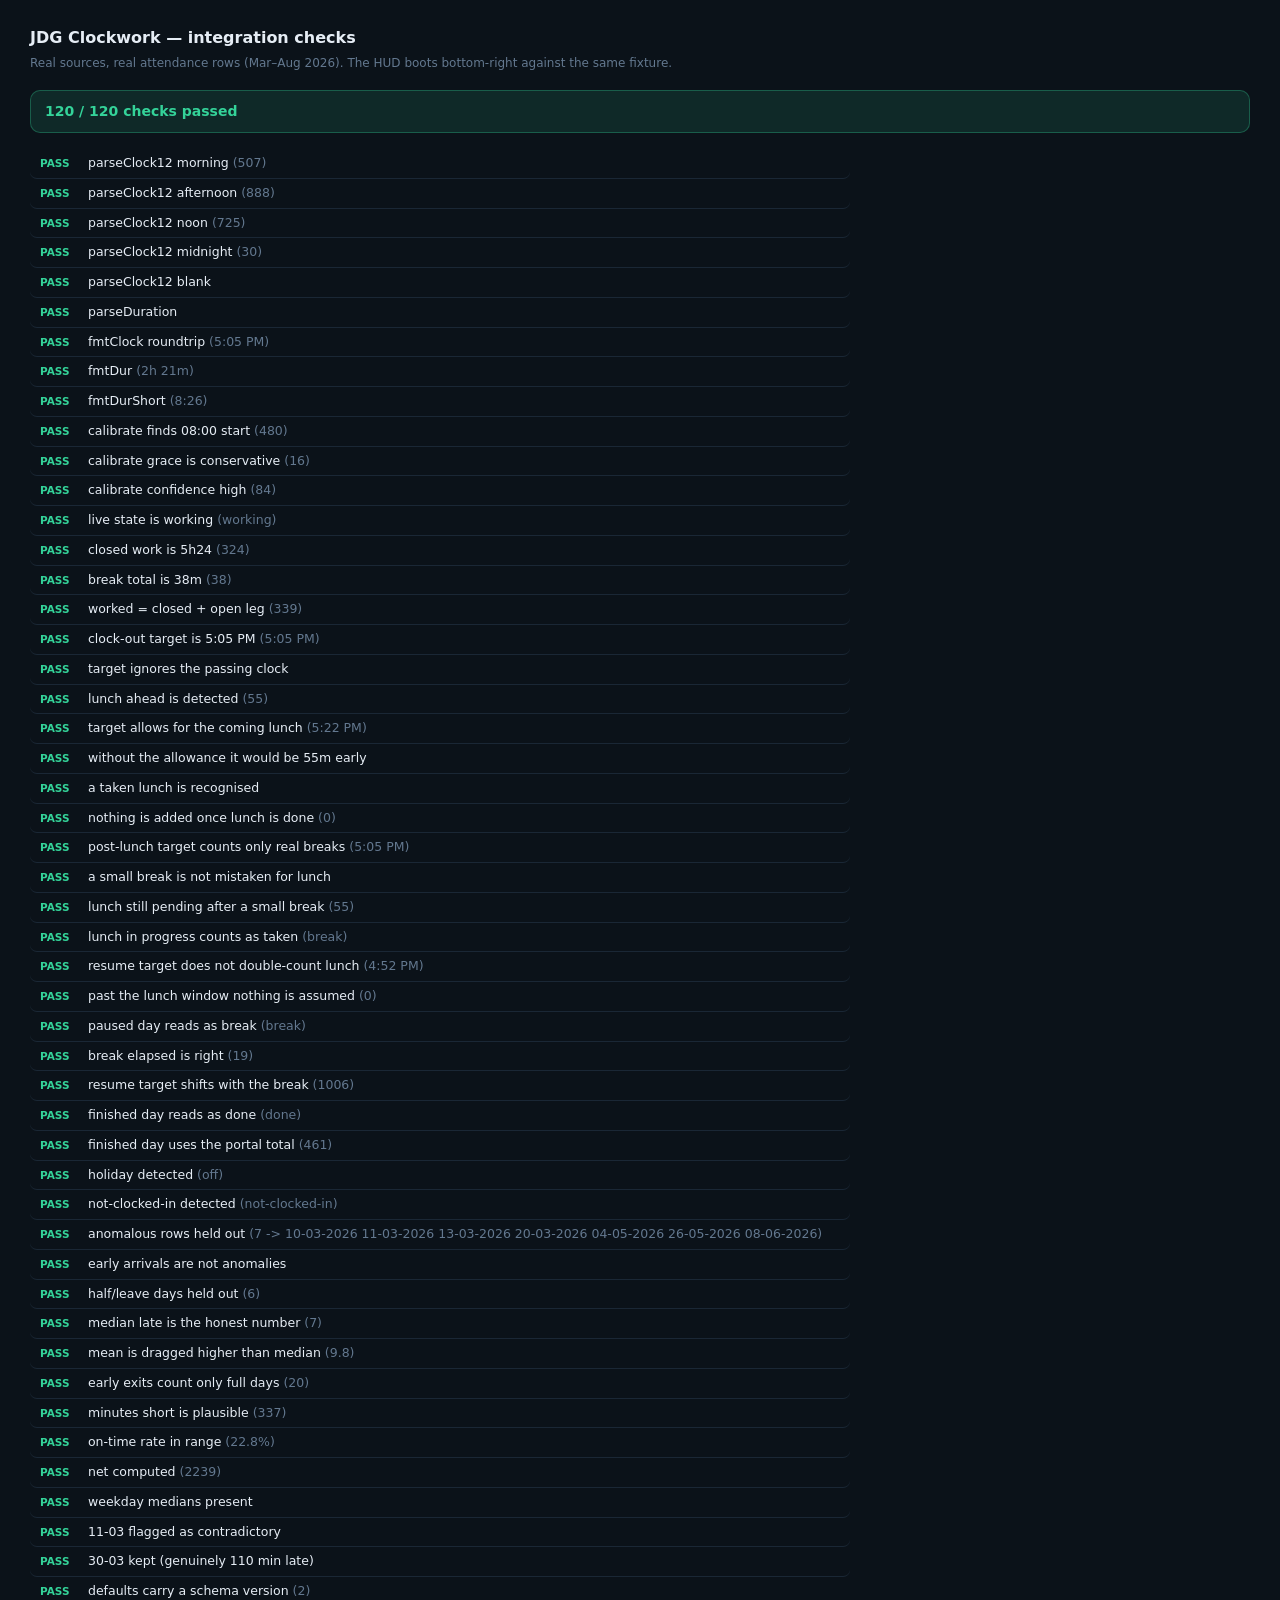
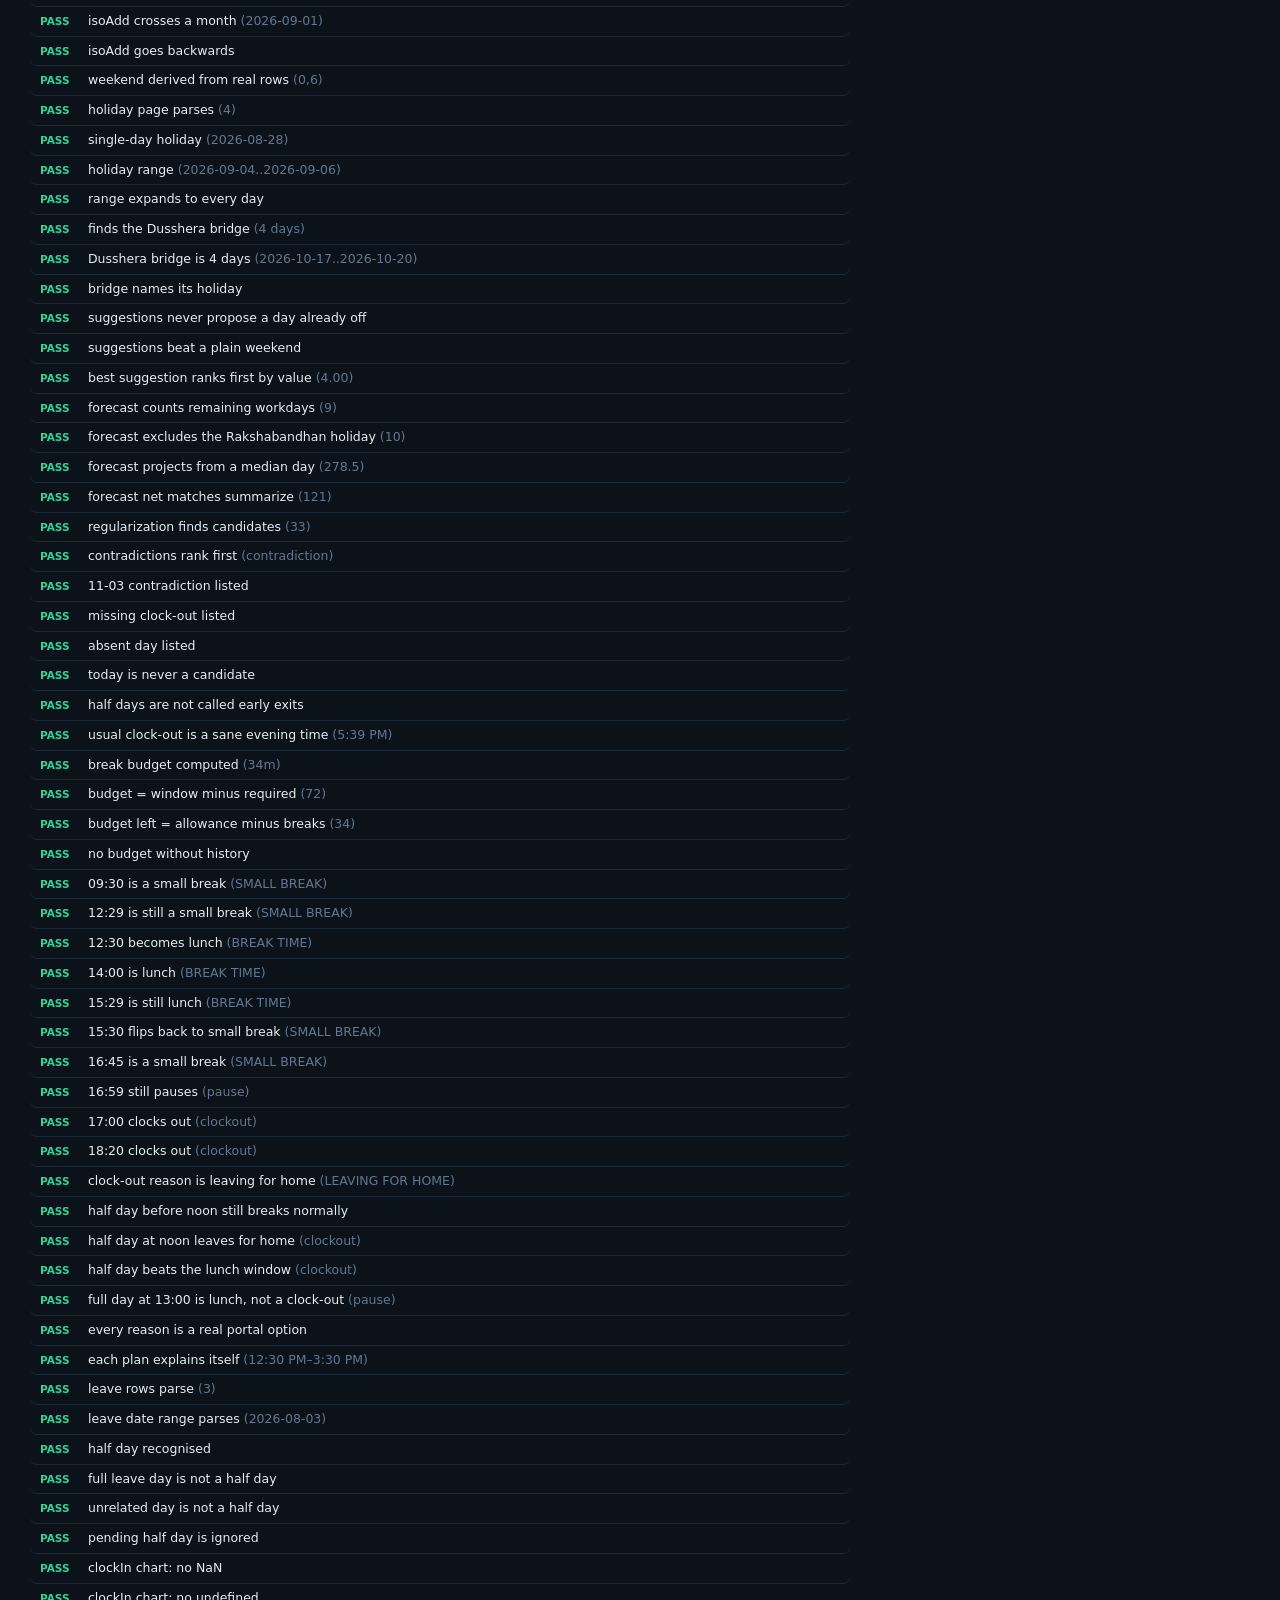
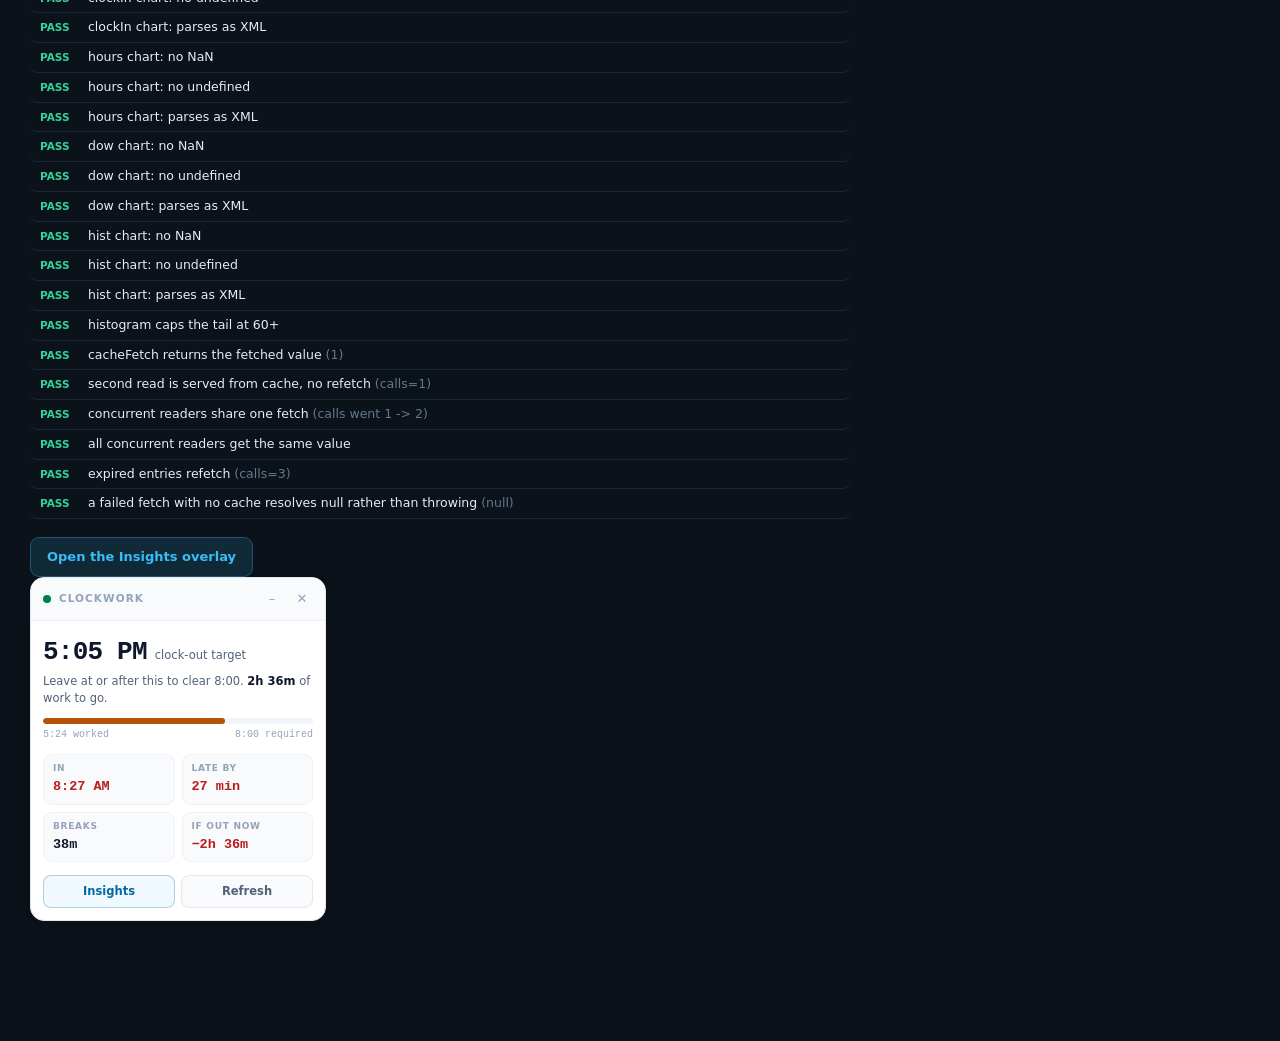
<file: test/index.html>
<!DOCTYPE html>
<html lang="en">
<head>
<meta charset="utf-8">
<title>JDG Clockwork — tests</title>
<style>
  body { background:#0b1219; color:#e6edf5; font:13px/1.5 "Inter","Segoe UI",system-ui,sans-serif; margin:0; padding:26px 30px 120px; }
  h1 { font-size:16px; margin:0 0 4px; }
  .sub { color:#63788f; font-size:12px; margin-bottom:18px; }
  #summary { padding:10px 14px; border-radius:10px; margin-bottom:16px; font-size:14px; }
  #summary.all-pass { background:rgba(52,211,153,.12); color:#34d399; border:1px solid rgba(52,211,153,.3); }
  #summary.has-fail { background:rgba(248,113,113,.12); color:#f87171; border:1px solid rgba(248,113,113,.3); }
  ul { list-style:none; padding:0; margin:0; max-width:820px; }
  li { padding:5px 10px; border-radius:7px; font-size:12.5px; border-bottom:1px solid #1a2735; }
  li span { display:inline-block; width:44px; font-weight:700; font-size:10.5px; }
  li.p span { color:#34d399; } li.f span { color:#f87171; }
  li.f { background:rgba(248,113,113,.08); }
  li em { color:#63788f; font-style:normal; }
  button { margin-top:18px; background:rgba(56,189,248,.14); color:#38bdf8; border:1px solid rgba(56,189,248,.3);
           padding:9px 16px; border-radius:9px; font:inherit; font-weight:600; cursor:pointer; }
</style>
</head>
<body>
  <h1>JDG Clockwork — integration checks</h1>
  <div class="sub">Real sources, real attendance rows (Mar–Aug 2026). The HUD boots bottom-right against the same fixture.</div>
  <div id="summary">running…</div>
  <ul id="results"></ul>
  <button id="open">Open the Insights overlay</button>

  <script src="stub.js"></script>
  <script src="../src/lib/portal.js"></script>
  <script src="../src/content/styles.js"></script>
  <script src="../src/content/charts.js"></script>
  <script src="../src/content/insights.js"></script>
  <script src="fixture.js"></script>
  <script src="test.js"></script>
</body>
</html>
</file>
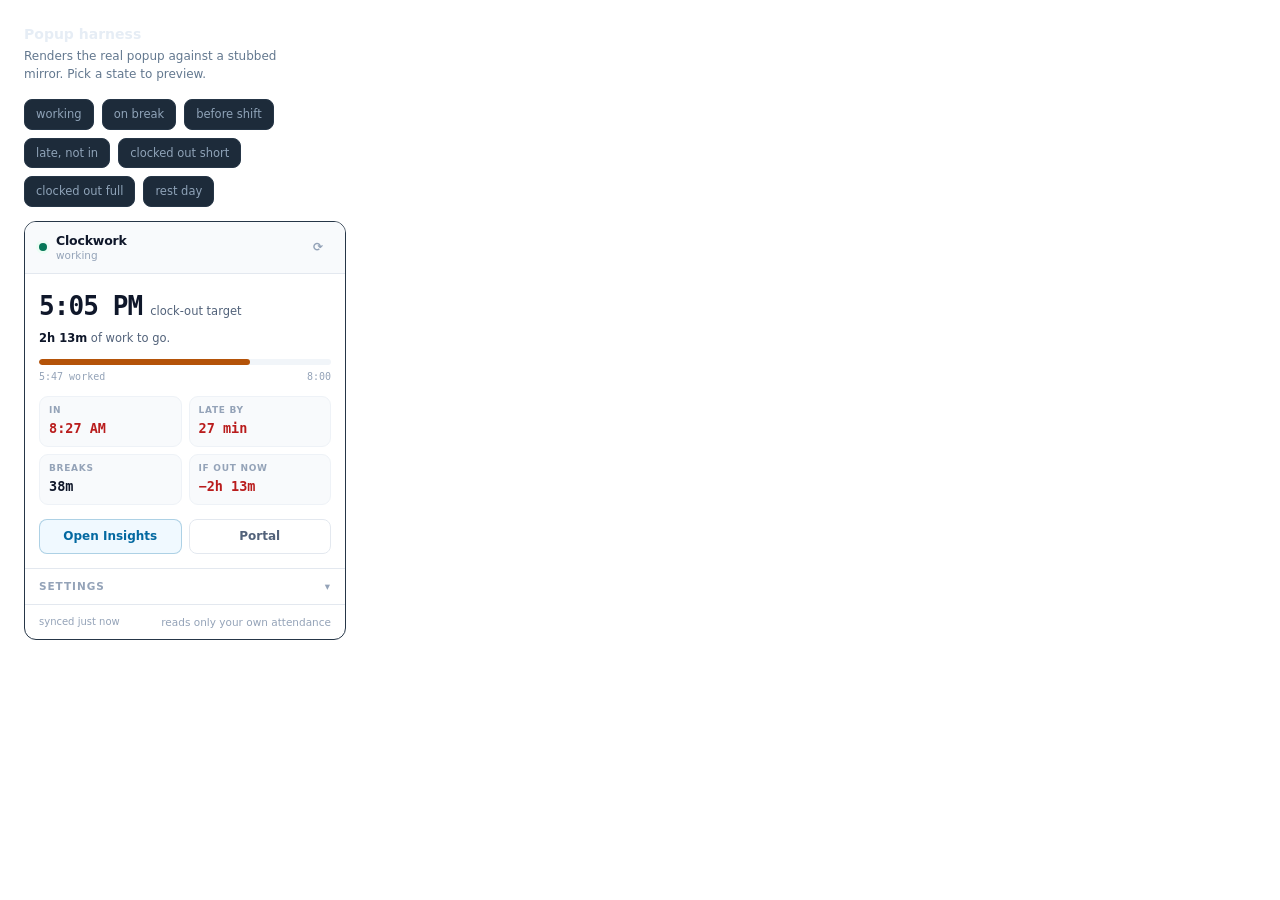
<file: test/popup.html>
<!DOCTYPE html>
<html lang="en">
<head>
<meta charset="utf-8">
<title>JDG Clockwork — popup harness</title>
<style>
  body { background:#0b1219; margin:0; padding:24px; font:13px "Inter","Segoe UI",system-ui,sans-serif; color:#8fa3b8; }
  h1 { font-size:14px; color:#e6edf5; margin:0 0 4px; }
  .sub { font-size:12px; color:#63788f; margin-bottom:16px; }
  #frame { width:322px; border:1px solid #263647; border-radius:12px; overflow:hidden; }
  .state { display:flex; gap:8px; margin-bottom:14px; flex-wrap:wrap; }
  .state button { background:#1d2b3a; color:#8fa3b8; border:1px solid #263647; padding:6px 11px;
                  border-radius:8px; font:inherit; font-size:11.5px; cursor:pointer; }
  .state button:hover { color:#e6edf5; }
</style>
</head>
<body>
  <h1>Popup harness</h1>
  <div class="sub">Renders the real popup against a stubbed mirror. Pick a state to preview.</div>
  <div class="state">
    <button data-s="working">working</button>
    <button data-s="break">on break</button>
    <button data-s="not-clocked-in-early">before shift</button>
    <button data-s="not-clocked-in-late">late, not in</button>
    <button data-s="done-short">clocked out short</button>
    <button data-s="done-ok">clocked out full</button>
    <button data-s="holiday">rest day</button>
  </div>
  <div id="frame"></div>

  <script src="stub.js"></script>
  <script>
  (function () {
    var base = { ts: Date.now(), shiftStart: 480, graceMinutes: 16, requiredMinutes: 480, status: 'Present' };
    function dmy() { var d = new Date(), p = function (n) { return (n < 10 ? '0' : '') + n; };
      return p(d.getDate()) + '-' + p(d.getMonth() + 1) + '-' + d.getFullYear(); }

    var STATES = {
      'working':              { state:'working', clockIn:507, clockOut:null, lateBy:27, hardLate:true,  worked:347, breaks:38, breakSoFar:0,  remaining:133, targetOut:1025 },
      'break':                { state:'break',   clockIn:507, clockOut:null, lateBy:27, hardLate:true,  worked:324, breaks:38, breakSoFar:19, remaining:156, targetOut:null },
      'not-clocked-in-early': { state:'not-clocked-in', clockIn:null, clockOut:null, lateBy:0, hardLate:false, worked:0, breaks:0, breakSoFar:0, remaining:480, targetOut:null },
      'not-clocked-in-late':  { state:'not-clocked-in', clockIn:null, clockOut:null, lateBy:0, hardLate:false, worked:0, breaks:0, breakSoFar:0, remaining:480, targetOut:null },
      'done-short':           { state:'done',    clockIn:506, clockOut:1056, lateBy:26, hardLate:true,  worked:461, breaks:89, breakSoFar:0, remaining:19, targetOut:null },
      'done-ok':              { state:'done',    clockIn:494, clockOut:1070, lateBy:14, hardLate:false, worked:536, breaks:40, breakSoFar:0, remaining:0,  targetOut:null },
      'holiday':              { state:'off',     clockIn:null, clockOut:null, lateBy:0, hardLate:false, worked:0, breaks:0, breakSoFar:0, remaining:480, targetOut:null, status:'Paid holiday', isHoliday:true }
    };

    function load(name) {
      var m = {}; for (var k in base) m[k] = base[k];
      var st = STATES[name]; for (var j in st) m[j] = st[j];
      m.date = dmy();
      m.isHoliday = !!st.isHoliday;
      // "before shift" needs the clock to read as morning; fake it via shiftStart.
      var now = new Date().getHours() * 60 + new Date().getMinutes();
      if (name === 'not-clocked-in-early') m.shiftStart = now + 23;
      if (name === 'not-clocked-in-late') m.shiftStart = now - 12;

      chrome.storage.local.set({ today: m, settings: {} }, function () {
        fetch('../src/popup/popup.html').then(function (r) { return r.text(); }).then(function (html) {
          var doc = new DOMParser().parseFromString(html, 'text/html');
          var frame = document.getElementById('frame');
          frame.innerHTML = '<link rel="stylesheet" href="../src/popup/popup.css">' + doc.body.innerHTML;
          frame.querySelectorAll('script').forEach(function (s) { s.remove(); });
          // async=false keeps injected scripts in insertion order, matching the
          // static <script> tags the real popup uses.
          ['../src/lib/portal.js', '../src/popup/popup.js'].forEach(function (src) {
            var sc = document.createElement('script');
            sc.async = false;
            sc.src = src + '?t=' + Date.now();
            document.body.appendChild(sc);
          });
        });
      });
    }

    document.querySelectorAll('.state button').forEach(function (b) {
      b.onclick = function () { location.hash = b.dataset.s; location.reload(); };
    });
    load((location.hash || '#working').slice(1));
    window.__loadState = load;
  })();
  </script>
</body>
</html>
</file>
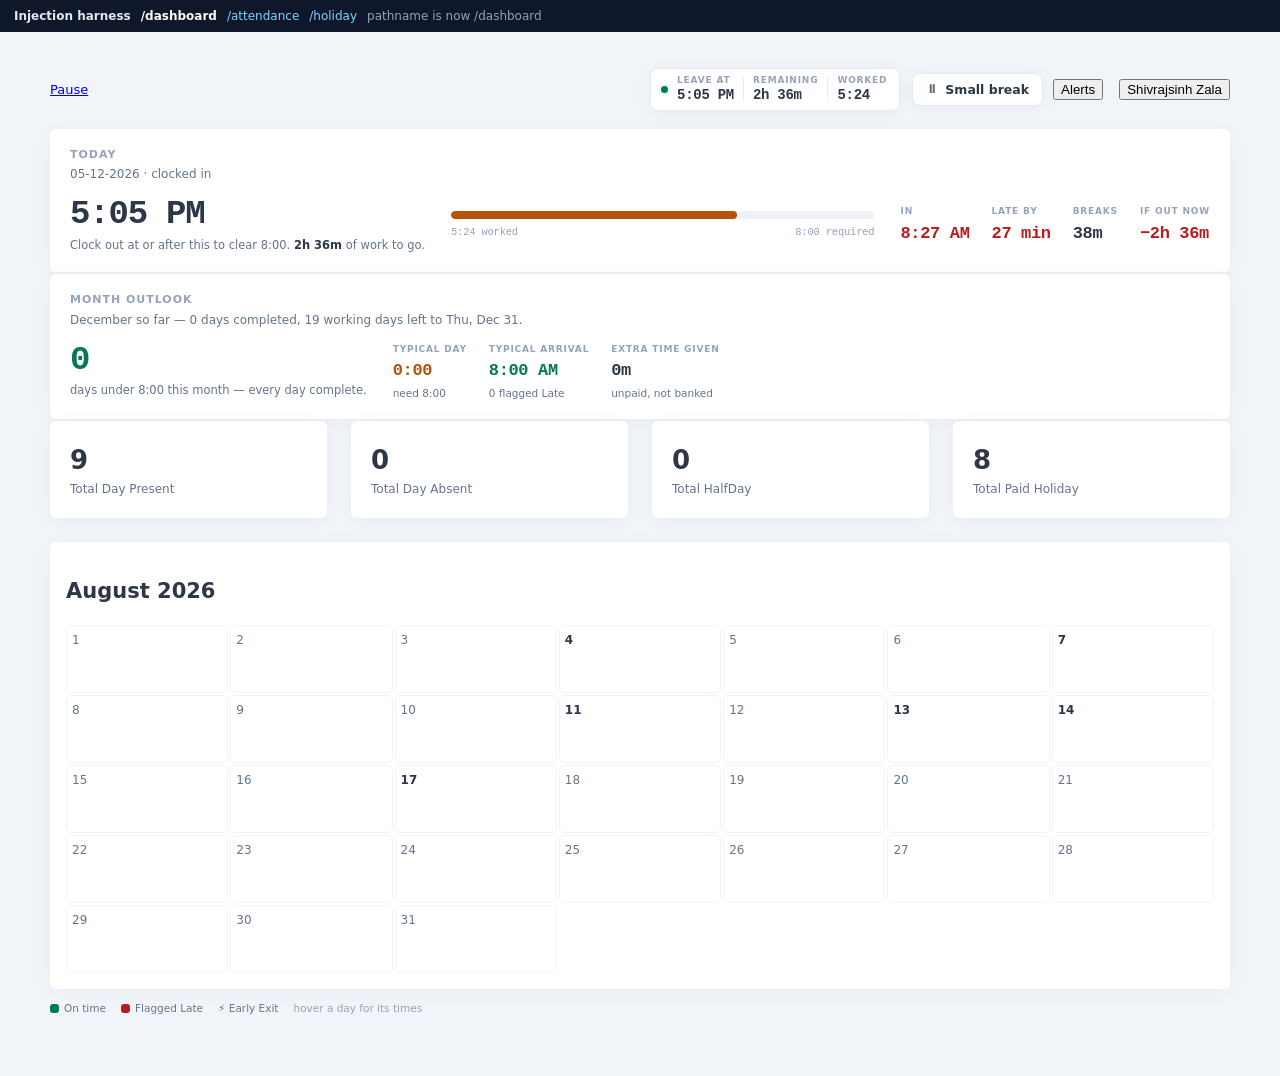
<file: test/portal.html>
<!DOCTYPE html>
<html lang="en">
<head>
<meta charset="utf-8">
<title>JDG Clockwork — portal injection harness</title>
<style>
  /* A stand-in for the Rubick template: same classes, same look, minimal CSS. */
  body { background:#f1f5f9; color:#2d3748; font:14px/1.5 Roboto,"Segoe UI",system-ui,sans-serif; margin:0; }
  .wrapper { padding:0; }
  .content { padding:20px 26px 60px; max-width:1180px; margin:0 auto; }
  .top-bar { display:flex; align-items:center; padding:14px 0 18px; }
  .breadcrumb { font-size:13px; color:#64748b; }
  .mr-auto { margin-right:auto; }
  .intro-x { display:inline-flex; align-items:center; }
  .mr-4 { margin-right:16px; }
  .grid { display:grid; }
  .grid-cols-12 { grid-template-columns:repeat(12,1fr); }
  .gap-6 { gap:24px; }
  .col-span-12 { grid-column:span 12; }
  .box { background:#fff; border-radius:6px; box-shadow:0 3px 20px rgba(0,0,0,.043); }
  .p-5 { padding:20px; }
  .report-box .box { padding:20px; }
  .att-table-card { background:#fff; border-radius:6px; box-shadow:0 3px 20px rgba(0,0,0,.043); padding:18px 20px; }
  .att-table-card table { width:100%; border-collapse:collapse; font-size:13px; }
  .att-table-card th { text-align:left; font-size:11px; text-transform:uppercase; letter-spacing:.06em;
                       color:#94a3b8; padding:9px 8px; border-bottom:1px solid #e6ebf2; }
  .att-table-card th.tc, .att-table-card td.tc { text-align:center; }
  .att-table-card td { padding:10px 8px; border-bottom:1px solid #f1f5f9; }
  .att-badge { display:inline-block; padding:2px 9px; border-radius:99px; font-size:11px; font-weight:600; }
  .att-badge-present { background:#ecfdf5; color:#047857; }
  .att-badge-holiday { background:#f1f5f9; color:#64748b; }
  .att-badge-early { background:#fffbeb; color:#b45309; }
  .att-avatar { width:28px; height:28px; border-radius:50%; background:#e2e8f0; display:grid; place-items:center; font-size:10px; font-weight:700; color:#475569; }
  .att-name-cell { display:flex; align-items:center; gap:9px; }
  .att-pagination-row { display:flex; gap:6px; margin-top:14px; }
  .att-pagination-row button { border:1px solid #e6ebf2; background:#fff; border-radius:6px; padding:5px 11px; cursor:pointer; }
  .att-pagination-row button.active { background:#0369a1; color:#fff; border-color:#0369a1; }
  .fc { background:#fff; border-radius:6px; box-shadow:0 3px 20px rgba(0,0,0,.043); padding:16px; }
  .fc-daygrid-body { display:grid; grid-template-columns:repeat(7,1fr); gap:2px; }
  .fc-daygrid-day-frame { border:1px solid #f1f5f9; border-radius:5px; min-height:56px; padding:5px; }
  .fc-daygrid-day-number { font-size:12px; color:#64748b; }
  .harness { position:fixed; top:0; left:0; right:0; background:#0f172a; color:#e2e8f0;
             padding:7px 14px; font-size:12px; z-index:9999; display:flex; gap:10px; align-items:center; }
  .harness a { color:#7dd3fc; text-decoration:none; }
  .harness a.on { color:#fff; font-weight:700; }
  .pusher { height:34px; }
</style>
</head>
<body class="main">
  <div class="harness">
    <strong>Injection harness</strong>
    <a href="#dashboard">/dashboard</a>
    <a href="#attendance">/attendance</a>
    <a href="#holiday">/holiday</a>
    <span id="hnote" style="color:#94a3b8"></span>
  </div>
  <div class="pusher"></div>

  <div class="wrapper"><div class="flex"><div class="content">
    <div class="top-bar items-center">
      <div class="-intro-x breadcrumb mr-auto">
        <div class="flex items-center gap-2 mr-4"><a class="btn btn-warning" href="#">Pause</a></div>
      </div>
      <div class="intro-x mr-4"><button>Alerts</button></div>
      <div class="intro-x dropdown"><button>Shivrajsinh Zala</button></div>
    </div>
    <div id="page"></div>

    <!-- the portal's own pause / clock-out forms, as rendered while clocked in -->
    <form action="https://team.justdigitalgurus.com/attendance/clock-pause" method="POST" style="display:none">
      <input type="hidden" name="_token" value="harness">
      <select name="pause_massage">
        <option value="">Select Message</option>
        <option value="BREAK TIME">BREAK TIME</option>
        <option value="SMALL BREAK">SMALL BREAK</option>
        <option value="LEAVING FOR HOME">LEAVING FOR HOME</option>
        <option value="other">Other</option>
      </select>
      <textarea name="pause_massage_other"></textarea>
    </form>
    <form action="https://team.justdigitalgurus.com/attendance/clockout" method="POST" style="display:none">
      <input type="hidden" name="_token" value="harness">
    </form>
  </div></div></div>

  <script>
    // Pretend to be the portal route the harness is testing.
    var route = (location.hash || '#dashboard').slice(1);
    // Keep the query string: the harness's own flags (?halfday) live there, and
    // the attendance page reads ?month/?year from it.
    history.replaceState({}, '', '/' + route + location.search);
    document.getElementById('hnote').textContent = 'pathname is now ' + location.pathname;
    document.querySelectorAll('.harness a').forEach(function (a) {
      if (a.hash === '#' + route) a.className = 'on';
      a.addEventListener('click', function (e) {
        e.preventDefault();
        location.href = '/test/portal.html' + a.hash;
        location.reload();
      });
    });
  </script>

  <script src="/test/stub.js"></script>
  <script src="/src/lib/portal.js"></script>
  <script src="/src/content/styles.js"></script>
  <script src="/src/content/charts.js"></script>
  <script src="/src/content/insights.js"></script>
  <script src="/test/fixture.js"></script>

  <script>
  (function () {
    var J = window.JDG;
    var days = window.hydrate(window.FIXTURE_ROWS);
    var today = days[days.length - 1];

    // Point the real sources at the fixture before the pump starts.
    // Stub at the cache layer as well as the raw fetch: month()/holidays()/leave()
    // call the internal bindings, so replacing J.fetchMonth alone would not be seen.
    var monthOf = function (month, year) {
      var tag = '-' + (month < 10 ? '0' + month : month) + '-' + year;
      return days.filter(function (d) { return d.date.indexOf(tag) === 2; });
    };
    J.fetchMonth = function (m, y) { return Promise.resolve({ loggedOut: false, days: monthOf(m, y) }); };
    J.month = function (m, y) { return Promise.resolve(monthOf(m, y)); };
    J.fetchToday = function () {
      return Promise.resolve({
        loggedOut: false, row: today, segments: window.FIXTURE_SEGMENTS,
        month: days.filter(function (d) { return d.date.indexOf('-08-2026') === 2; })
      });
    };
    // The real 2026 holiday list, as the portal renders it.
    var HOLIDAY_HTML =
      [['Makar Sankranti', '14 Jan 2026'], ['Maha Shivratri', '15 Feb 2026'],
       ['Dhuleti', '04 Mar 2026'], ['Rakshabandhan', '28 Aug 2026'],
       ['Janmashtami', '04 Sep 2026 – 06 Sep 2026'], ['Dusshera', '20 Oct 2026'],
       ['Diwali', '07 Nov 2026 – 09 Nov 2026']]
      .map(function (h) {
        return '<div class="hol-item"><div class="hol-dot"></div><div>' +
          '<span class="hol-name">' + h[0] + '</span>' +
          '<div class="hol-dates">' + h[1] + '</div></div></div>';
      }).join('');
    J.fetchHolidays = function (year) {
      return Promise.resolve(year === 2026
        ? J.parseHolidaysHTML(HOLIDAY_HTML)
        : { loggedOut: false, holidays: [] });
    };
    J.holidays = function (year) {
      return Promise.resolve(year === 2026 ? J.parseHolidaysHTML(HOLIDAY_HTML).holidays : []);
    };
    // ?halfday puts an approved 0.5-day leave on today.
    var HALF = /(\?|&)halfday/.test(location.search);
    var leavesOf = function () {
      return HALF
        ? [{ from: J.isoToday(), to: J.isoToday(), kind: 'medical leave', paid: 'paid', days: 0.5,
             status: '✓ Approved', approved: true }]
        : [];
    };
    J.fetchLeave = function () { return Promise.resolve({ loggedOut: false, leaves: leavesOf() }); };
    J.leave = function () { return Promise.resolve(leavesOf()); };

    // Record submits instead of navigating, so the harness can assert on them.
    window.__submitted = [];
    HTMLFormElement.prototype.submit = function () {
      var data = {};
      [].slice.call(this.elements).forEach(function (e) { if (e.name) data[e.name] = e.value; });
      window.__submitted.push({ action: this.getAttribute('action'), data: data });
    };

    var route = location.pathname.replace('/', '');
    var page = document.getElementById('page');

    if (route === 'dashboard') {
      page.innerHTML =
        '<div class="grid grid-cols-12 gap-6">' +
        ['Total Day Present|9', 'Total Day Absent|0', 'Total HalfDay|0', 'Total Paid Holiday|8']
          .map(function (s) {
            var p = s.split('|');
            return '<div class="col-span-12 sm:col-span-6 xl:col-span-4 xxl:col-span-3 intro-y" style="grid-column:span 3">' +
              '<div class="report-box zoom-in"><div class="box p-5">' +
              '<div style="font-size:26px;font-weight:700">' + p[1] + '</div>' +
              '<div style="font-size:12px;color:#64748b">' + p[0] + '</div>' +
              '</div></div></div>';
          }).join('') +
        '</div>' +
        '<div style="margin-top:24px" class="fc"><div class="fc-toolbar"><h2 class="fc-toolbar-title">August 2026</h2></div>' +
        '<div class="fc-view-harness"><div class="fc-daygrid-body">' +
        (function () {
          var out = '';
          for (var i = 1; i <= 31; i++) {
            var iso = '2026-08-' + (i < 10 ? '0' + i : i);
            out += '<div class="fc-daygrid-day" data-date="' + iso + '">' +
              '<div class="fc-daygrid-day-frame"><div class="fc-daygrid-day-number">' + i + '</div></div></div>';
          }
          return out;
        })() +
        '</div></div></div>';
    } else if (route === 'holiday') {
      page.innerHTML = '<div class="box p-5"><h2 style="margin:0 0 14px;font-size:16px">Holiday List</h2>' +
        HOLIDAY_HTML + '</div>';
    } else {
      var aug = days.filter(function (d) { return d.date.indexOf('-08-2026') === 2; });
      page.innerHTML =
        '<div class="att-table-card">' +
        '<table><thead><tr>' +
        ['Name', 'Date', 'Clock In', 'Clock Out', 'Late By', 'Total Hour', 'Status']
          .map(function (h, i) { return '<th class="sortable' + (i >= 2 ? ' tc' : '') + '">' + h + '</th>'; }).join('') +
        '</tr></thead><tbody>' +
        aug.slice(0, 10).map(function (d) {
          var badge = /present/i.test(d.status) ? 'att-badge-present' : 'att-badge-holiday';
          return '<tr>' +
            '<td><div class="att-name-cell"><div class="att-avatar">SZ</div><div>Shivrajsinh Zala</div></div></td>' +
            '<td><span class="att-name-muted">' + d.date + '</span></td>' +
            '<td class="tc">' + (d.clockIn != null ? J.fmtClock(d.clockIn) : '') +
            (d.hardLate ? ' <span style="background:#dc2626;color:#fff;padding:1px 7px;border-radius:4px;font-size:11px">Late</span>' : '') + '</td>' +
            '<td class="tc">' + (d.clockOut != null ? J.fmtClock(d.clockOut) : '') + '</td>' +
            '<td class="tc">' + (d.lateBy ? '00:' + (d.lateBy < 10 ? '0' + d.lateBy : d.lateBy) : '00:00') + '</td>' +
            '<td class="tc">' + (d.total != null ? J.fmtDurShort(d.total) : '') +
            (d.earlyExit ? ' <span class="att-badge att-badge-early">⚡ Early Exit</span>' : '') + '</td>' +
            '<td class="tc" data-status="' + d.status.toLowerCase() + '"><span class="att-badge ' + badge + '">' + d.status + '</span></td>' +
            '</tr>';
        }).join('') +
        '</tbody></table>' +
        '<div class="att-pagination-row" id="attendanceUserPagination"><button class="active">1</button><button>2</button></div>' +
        '</div>' +
        '<form action="https://team.justdigitalgurus.com/attendance/clockout" method="POST" style="margin-top:20px">' +
        '<button type="submit" class="jdgc-btn">Simulate: Yes, Clock Out</button></form>';
    }

    var bust = String(Date.now());   // the harness must never serve a stale build
    ['/src/content/pump.js', '/src/content/portal-ui.js',
     '/src/content/extras.js', '/src/content/hud.js'].forEach(function (src) {
      var sc = document.createElement('script');
      sc.async = false;
      sc.src = src + '?t=' + bust;
      document.body.appendChild(sc);
    });
  })();
  </script>
</body>
</html>
</file>
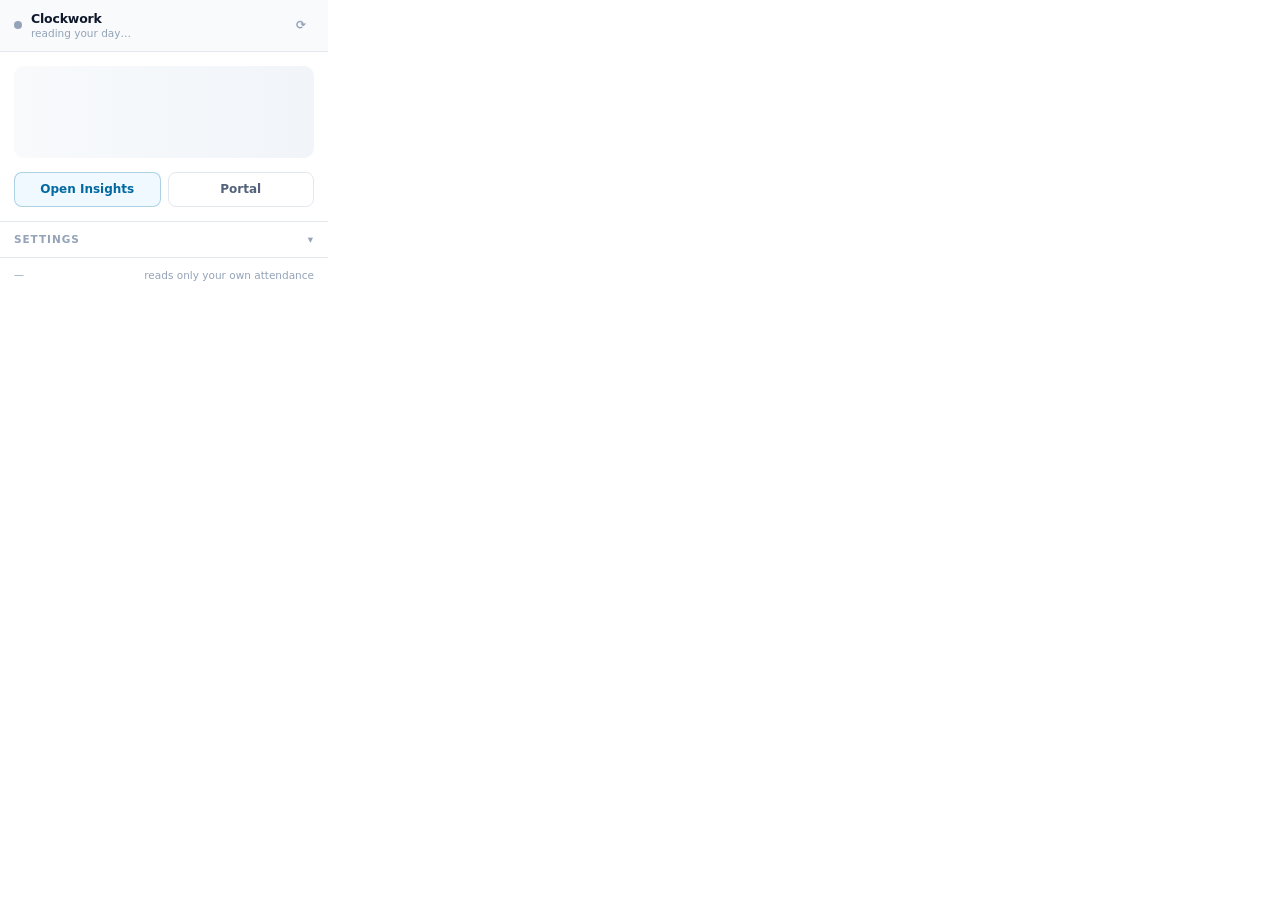
<file: src/popup/popup.html>
<!DOCTYPE html>
<html lang="en">
<head>
  <meta charset="utf-8">
  <title>JDG Clockwork</title>
  <link rel="stylesheet" href="popup.css">
</head>
<body>
  <header>
    <span class="dot" id="dot"></span>
    <div class="ttl">
      <strong>Clockwork</strong>
      <span id="sub">reading your day…</span>
    </div>
    <button class="ghost" id="refresh" title="Re-read the portal">⟳</button>
  </header>

  <section id="today" class="today">
    <div class="skeleton"></div>
  </section>

  <section class="actions">
    <button class="primary" id="insights">Open Insights</button>
    <button id="portal">Portal</button>
  </section>

  <details id="settingsBox">
    <summary>Settings</summary>
    <div class="settings">
      <div class="grouphdr" style="margin-top:0;padding-top:0;border-top:0">In the portal</div>
      <label class="row"><input type="checkbox" id="chipEnabled"><span>Readout in the top bar</span></label>
      <label class="row"><input type="checkbox" id="dashboardCards"><span>Today panel on the dashboard</span></label>
      <label class="row"><input type="checkbox" id="calendarMarks"><span>Mark late days on the calendar</span></label>
      <label class="row"><input type="checkbox" id="attendanceEnrich"><span>Month summary + vs-8h column</span></label>
      <label class="row"><input type="checkbox" id="hudEnabled"><span>Floating HUD panel</span></label>

      <div class="grouphdr">One-click pause</div>
      <label class="row"><input type="checkbox" id="oneClickPause"><span>Pause button that picks the reason</span></label>
      <label>
        <span>Lunch break from</span>
        <input type="time" id="lunchFrom">
      </label>
      <label>
        <span>Lunch break until</span>
        <input type="time" id="lunchUntil">
      </label>
      <label>
        <span>Clock out from</span>
        <input type="time" id="clockOutFrom">
      </label>
      <label>
        <span>Half day — leave from</span>
        <input type="time" id="halfDayOutFrom">
      </label>

      <div class="grouphdr">Lunch</div>
      <label>
        <span>Lunch usually starts</span>
        <input type="time" id="lunchWindowStart">
      </label>
      <label>
        <span>…and is back by</span>
        <input type="time" id="lunchWindowEnd">
      </label>
      <label>
        <span>Lunch length (min)</span>
        <input type="number" id="expectedLunchMinutes" min="0" max="180" step="5">
      </label>
      <p class="fine">Your leaving time allows for a lunch you have not taken yet. Small breaks
        are never assumed — they only count once you actually take them.</p>
      <p class="fine">Before lunch and after it, a pause is logged as SMALL BREAK. Clocking out always
        asks for confirmation first.</p>

      <div class="grouphdr">Appearance</div>
      <label>
        <span>Theme</span>
        <select id="theme">
          <option value="light">Light</option>
          <option value="dark">Dark</option>
          <option value="auto">Match system</option>
        </select>
      </label>

      <div class="grouphdr">Your shift</div>
      <label>
        <span>Shift starts</span>
        <input type="time" id="shiftStart">
      </label>
      <label>
        <span>Full day (hours)</span>
        <input type="number" id="requiredHours" min="1" max="16" step="0.25">
      </label>
      <label>
        <span>Grace before "Late" (min)</span>
        <input type="number" id="grace" min="0" max="120" step="1">
      </label>
      <label>
        <span>Warn on breaks over (min)</span>
        <input type="number" id="breakWarn" min="5" max="180" step="5">
      </label>
      <label>
        <span>Morning nudges (min before)</span>
        <input type="text" id="leads" placeholder="30, 15, 5">
      </label>

      <div class="grouphdr">Nudges</div>
      <label class="row"><input type="checkbox" id="guardEarlyExit"><span>Block clock-outs under a full day</span></label>
      <label class="row"><input type="checkbox" id="morningAlarms"><span>Pre-shift notifications</span></label>
      <label class="row"><input type="checkbox" id="notifyTargetReached"><span>Tell me when a full day is cleared</span></label>

      <p class="fine" id="calNote"></p>
      <button class="ghost wide" id="recal">Re-detect shift times from my record</button>
    </div>
  </details>

  <footer>
    <span id="stamp">—</span>
    <span class="spacer"></span>
    <span class="fine">reads only your own attendance</span>
  </footer>

  <script src="../lib/portal.js"></script>
  <script src="popup.js"></script>
</body>
</html>
</file>
<file: src/popup/popup.css>
:root {
  --font-ui: "Segoe UI Variable Text", "Segoe UI", Inter, system-ui, -apple-system,
             "Helvetica Neue", Arial, sans-serif;
  --font-display: "Segoe UI Variable Display", "Segoe UI Semibold", "Segoe UI",
             Inter, system-ui, -apple-system, sans-serif;
  --font-num: "Cascadia Mono", ui-monospace, "SF Mono", "Segoe UI Mono",
             Consolas, "Roboto Mono", monospace;

  --bg: #ffffff;
  --bg-soft: #f8fafc;
  --bg-lift: #f1f5f9;
  --line: #e3e8ef;
  --line-soft: #eef2f7;
  --txt: #0f172a;
  --dim: #52627a;
  --faint: #94a3b8;
  --ok: #047857;
  --ok-bg: #ecfdf5;
  --warn: #b45309;
  --warn-bg: #fffbeb;
  --bad: #b91c1c;
  --bad-bg: #fef2f2;
  --accent: #0369a1;
  --accent-bg: #f0f9ff;
}

html[data-theme="dark"] {
  --bg: #0f1720;
  --bg-soft: #16212d;
  --bg-lift: #1d2b3a;
  --line: #263647;
  --line-soft: #1e2b3a;
  --txt: #e6edf5;
  --dim: #8fa3b8;
  --faint: #63788f;
  --ok: #34d399;
  --ok-bg: rgba(52,211,153,.12);
  --warn: #fbbf24;
  --warn-bg: rgba(251,191,36,.12);
  --bad: #f87171;
  --bad-bg: rgba(248,113,113,.12);
  --accent: #38bdf8;
  --accent-bg: rgba(56,189,248,.12);
}

* { box-sizing: border-box; }

body {
  width: 328px;
  margin: 0;
  background: var(--bg);
  color: var(--txt);
  font: 13px/1.45 var(--font-ui);
  -webkit-font-smoothing: antialiased;
}

.num, .hero .big, .cell .v, .barlabels { font-family: var(--font-num); font-variant-numeric: tabular-nums; }

header {
  display: flex; align-items: center; gap: 9px;
  padding: 11px 14px;
  border-bottom: 1px solid var(--line);
  background: var(--bg-soft);
}
.dot { width: 8px; height: 8px; border-radius: 50%; background: var(--faint); flex: none; }
.dot.working { background: var(--ok); box-shadow: 0 0 0 3px var(--ok-bg); }
.dot.break { background: var(--warn); box-shadow: 0 0 0 3px var(--warn-bg); }
.dot.late { background: var(--bad); box-shadow: 0 0 0 3px var(--bad-bg); }
.dot.done { background: var(--accent); }
.ttl { flex: 1; display: flex; flex-direction: column; line-height: 1.25; }
.ttl strong { font-family: var(--font-display); font-size: 12.5px; letter-spacing: -.015em; }
.ttl span { font-size: 10.5px; color: var(--faint); }

button {
  font: inherit; cursor: pointer;
  border-radius: 8px; border: 1px solid var(--line);
  background: var(--bg); color: var(--dim);
  padding: 8px 10px; font-size: 12px; font-weight: 600;
}
button:hover { color: var(--txt); background: var(--bg-lift); }
button.primary { background: var(--accent-bg); color: var(--accent); border-color: color-mix(in srgb, var(--accent) 28%, transparent); }
button.ghost { background: transparent; border-color: transparent; color: var(--faint); padding: 4px 7px; }
button.ghost:hover { background: var(--bg-lift); }
button.wide { width: 100%; margin-top: 8px; border-color: var(--line); }

.today { padding: 14px; }
.skeleton { height: 92px; border-radius: 10px; background: linear-gradient(90deg,var(--bg-soft),var(--bg-lift),var(--bg-soft)); background-size: 200% 100%; animation: sh 1.3s infinite; }
@keyframes sh { to { background-position: -200% 0; } }

.hero { display: flex; align-items: baseline; gap: 8px; }
.hero .big { font-size: 26px; font-weight: 600; letter-spacing: -.035em; }
.hero .unit { font-size: 11.5px; color: var(--dim); font-family: var(--font-ui); }
.hero.ok .big { color: var(--ok); }
.hero.warn .big { color: var(--warn); }
.hero.bad .big { color: var(--bad); }
.cap { font-size: 11.5px; color: var(--dim); margin: 4px 0 12px; line-height: 1.5; }
.cap b { color: var(--txt); font-weight: 600; }

.bar { height: 6px; border-radius: 99px; background: var(--bg-lift); overflow: hidden; }
.bar > i { display: block; height: 100%; border-radius: 99px; }
.bar > i.ok { background: var(--ok); }
.bar > i.warn { background: var(--warn); }
.barlabels { display: flex; justify-content: space-between; font-size: 10px; color: var(--faint); margin: 5px 0 12px; }

.grid { display: grid; grid-template-columns: 1fr 1fr; gap: 7px; }
.cell { background: var(--bg-soft); border: 1px solid var(--line-soft); border-radius: 9px; padding: 7px 9px; }
.cell .k { font-size: 9px; text-transform: uppercase; letter-spacing: .08em; color: var(--faint); font-weight: 700; }
.cell .v { font-size: 13.5px; font-weight: 600; margin-top: 2px; }
.cell .v.bad { color: var(--bad); }
.cell .v.warn { color: var(--warn); }
.cell .v.ok { color: var(--ok); }

.actions { display: flex; gap: 7px; padding: 0 14px 14px; }
.actions button { flex: 1; }

details { border-top: 1px solid var(--line); }
summary {
  cursor: pointer; padding: 10px 14px; font-size: 10.5px;
  text-transform: uppercase; letter-spacing: .09em; color: var(--faint); font-weight: 700;
  list-style: none;
}
summary::-webkit-details-marker { display: none; }
summary::after { content: "▾"; float: right; }
details[open] summary::after { content: "▴"; }
summary:hover { color: var(--dim); }

.settings { padding: 2px 14px 14px; display: flex; flex-direction: column; gap: 9px; }
.settings label { display: flex; align-items: center; justify-content: space-between; gap: 10px; font-size: 12px; color: var(--dim); }
.settings label.row { justify-content: flex-start; gap: 8px; }
.settings input[type=time], .settings input[type=number], .settings input[type=text], .settings select {
  font: inherit; font-size: 12px; width: 108px; text-align: right;
  background: var(--bg); color: var(--txt);
  border: 1px solid var(--line); border-radius: 7px; padding: 5px 8px;
}
.settings input[type=checkbox] { accent-color: var(--accent); width: 14px; height: 14px; }
.grouphdr {
  font-size: 9.5px; text-transform: uppercase; letter-spacing: .09em;
  color: var(--faint); font-weight: 700; margin-top: 6px;
  padding-top: 9px; border-top: 1px solid var(--line-soft);
}
.fine { font-size: 10.5px; color: var(--faint); margin: 2px 0 0; line-height: 1.5; }

footer {
  display: flex; align-items: center; gap: 8px;
  padding: 8px 14px; border-top: 1px solid var(--line);
  font-size: 10px; color: var(--faint);
}
.spacer { flex: 1; }
.warnbox { background: var(--warn-bg); border: 1px solid color-mix(in srgb, var(--warn) 30%, transparent); color: var(--warn); border-radius: 9px; padding: 10px 12px; font-size: 11.5px; line-height: 1.5; }
</file>
